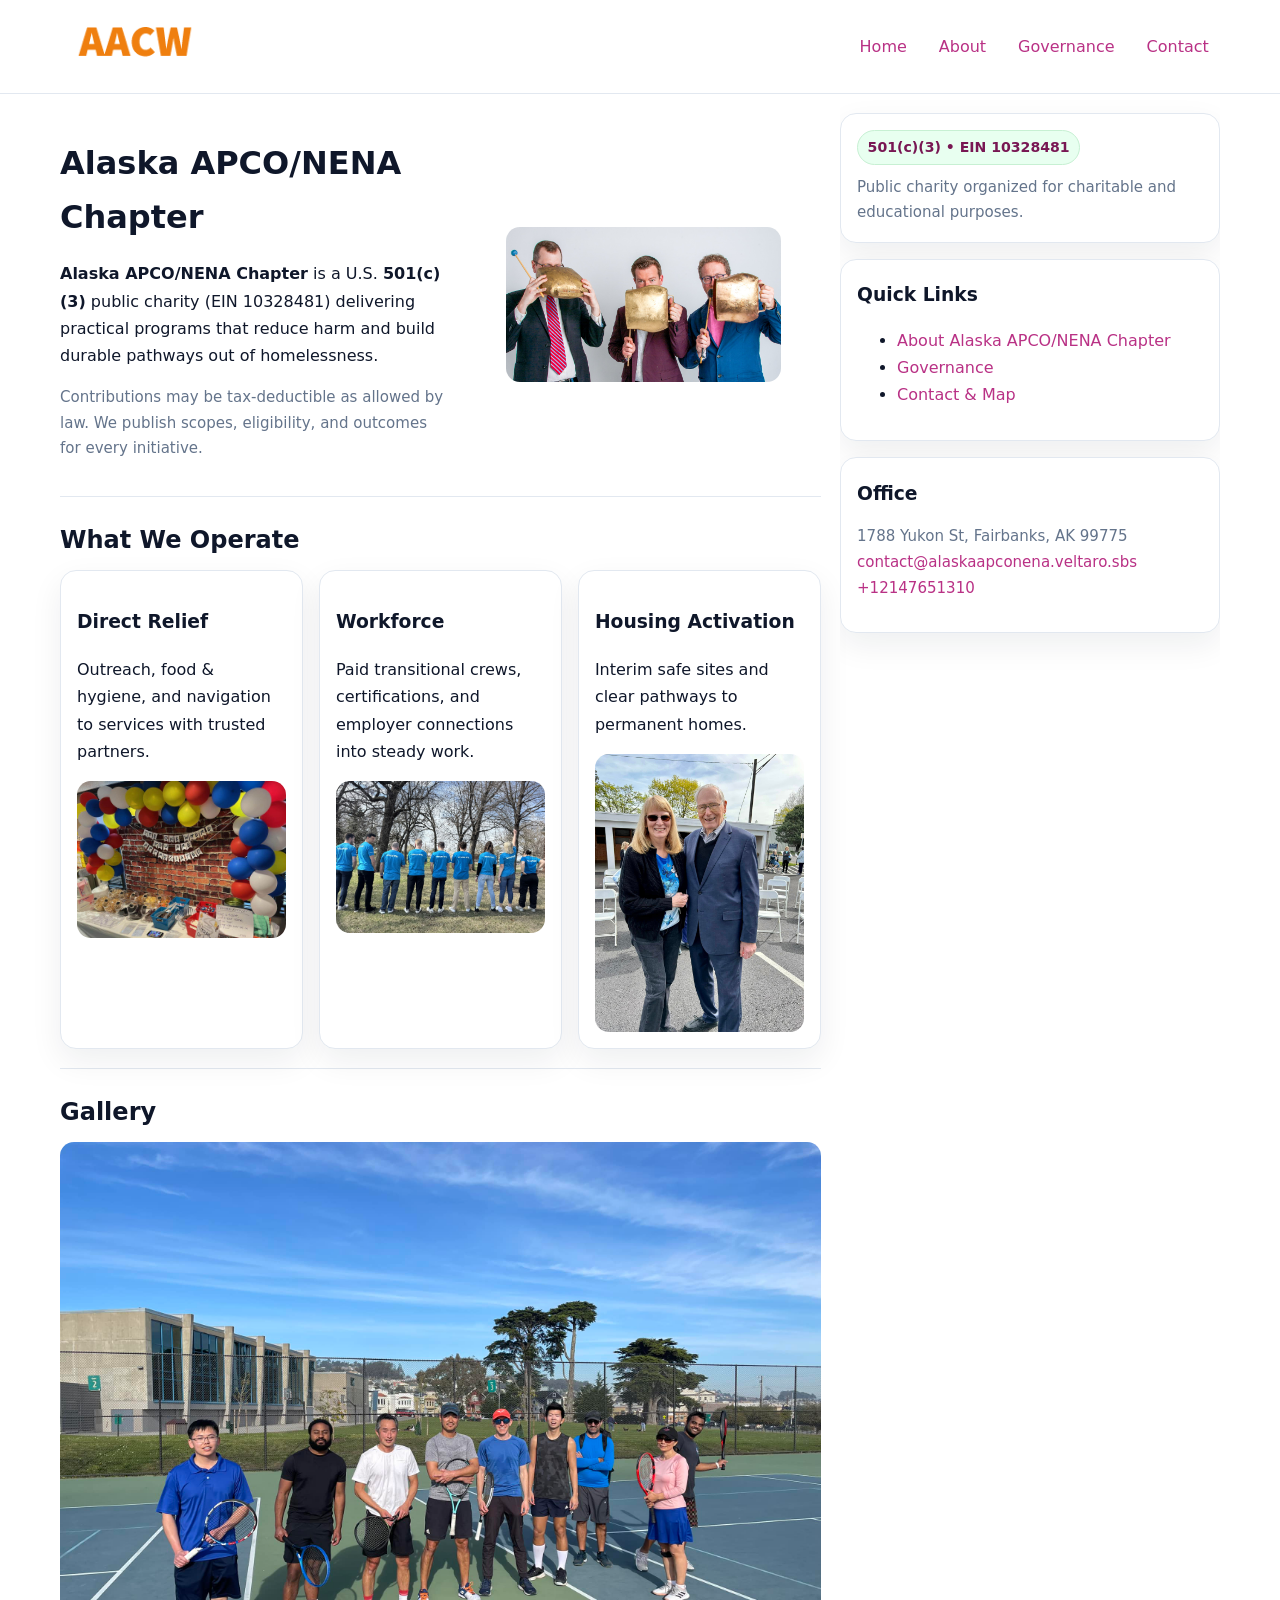
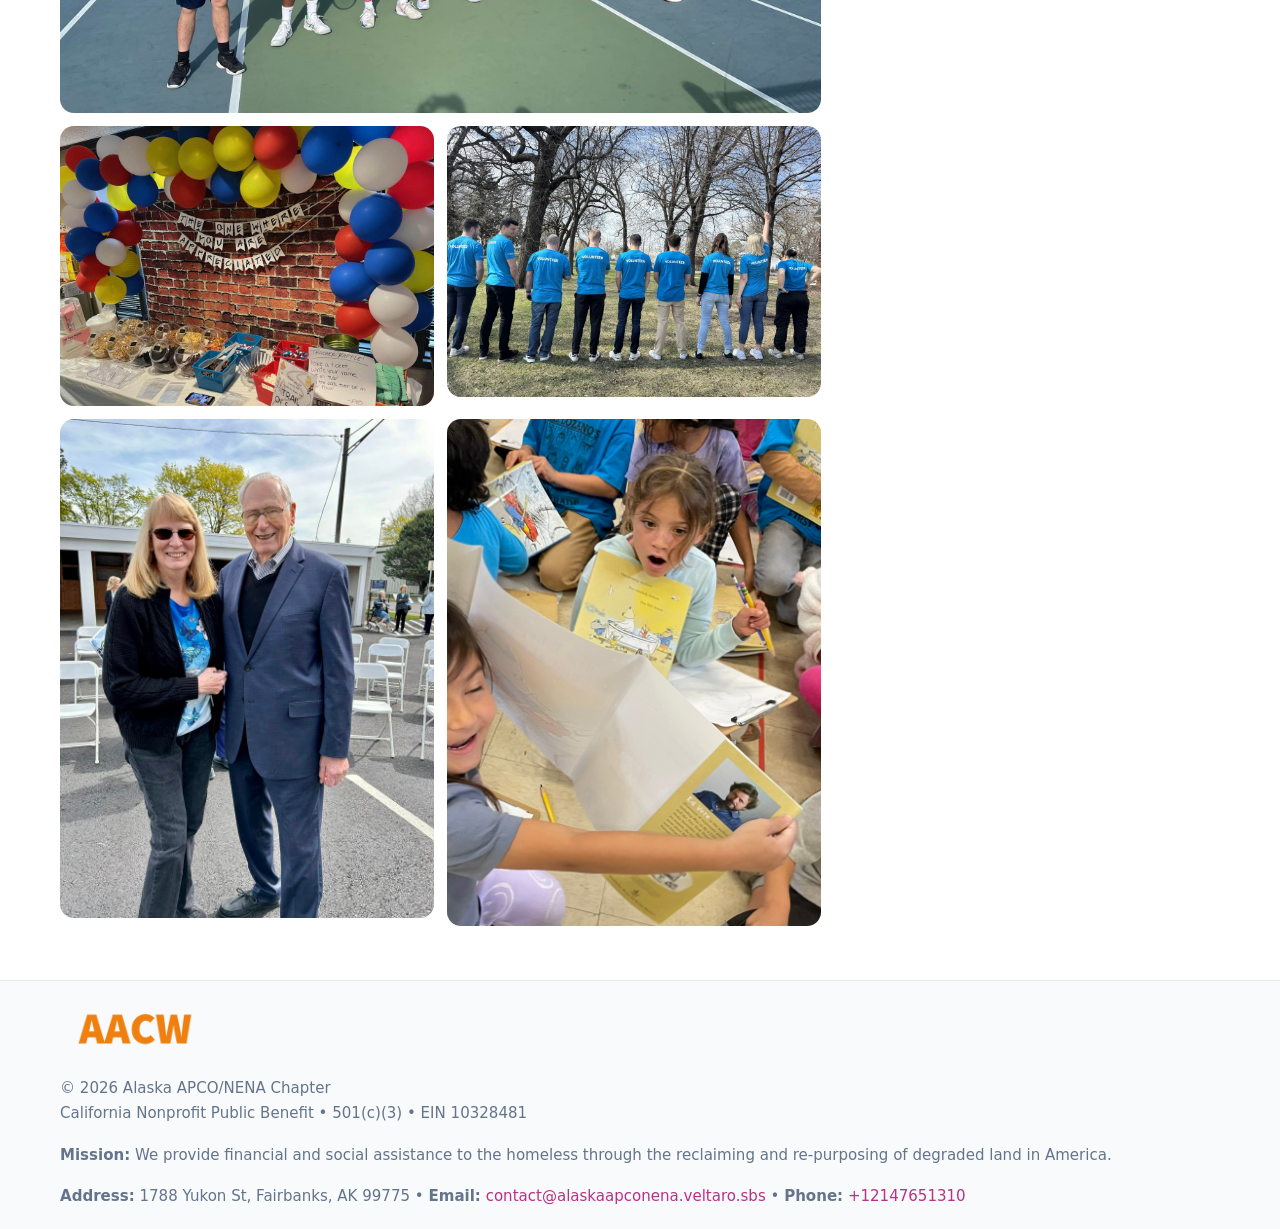
<file: index.html>
<!doctype html>
<html lang="en">
<head>
<meta charset="utf-8"/><meta name="viewport" content="width=device-width,initial-scale=1"/>
<title>Alaska APCO/NENA Chapter – Nonprofit • 2025</title>
<link rel="stylesheet" href="assets/styles.css"/><link rel="icon" href="images/logo.png">
<meta name="data-ein" content="10328481"><meta name="data-name" content="Alaska APCO/NENA Chapter">
<meta name="data-email" content="contact@alaskaapconena.veltaro.sbs"><meta name="data-phone" content="+12147651310">
<meta name="data-address" content="1788 Yukon St,
Fairbanks, AK 99775"><meta name="data-map" content="1788+Yukon+St,+Fairbanks,+AK+99775">
  <meta name="description" content="Our nonprofit strengthens the community with programs focused on community services, education, and direct relief.">
<meta name="facebook-domain-verification" content="0w5xkvqqans37xtxrg07do55eidqks" />
</head>
<body>
<div style="position:absolute;left:-9999px;top:-9999px;opacity:0" data-uniq="{{UNIQUE_BLOB}}">
  <span>Our nonprofit strengthens the community with programs focused on community services, education, and direct relief.</span><svg width="12" height="12" viewBox="0 0 12 12" xmlns="http://www.w3.org/2000/svg"><circle cx="6" cy="6" r="5" fill="#9d174d"/></svg><img src="images/about.jpg" width="1" height="1" alt="" loading="lazy"/>
</div>

<header>
  <div class="header-wrap">
    <a href="index.html"><img src="images/logo.png" alt="Alaska APCO/NENA Chapter logo" style="width:150px"></a>
    <nav><a class="active" href="index.html">Home</a><a href="about.html">About</a><a href="governance.html">Governance</a><a href="contact.html">Contact</a></nav>
  </div>
</header>

<div class="layout">
  <main>
    <section class="section">
      <div class="cd40ea41522">
        <div>
          <h1>Alaska APCO/NENA Chapter</h1>
          <p class="c376ade5baf"><strong>Alaska APCO/NENA Chapter</strong> is a U.S. <strong>501(c)(3)</strong> public charity (EIN 10328481) delivering practical programs that reduce harm and build durable pathways out of homelessness.</p>
          <p class="small">Contributions may be tax-deductible as allowed by law. We publish scopes, eligibility, and outcomes for every initiative.</p>
        </div>
        <figure><img src="images/hero.jpg" alt="Community program hero"></figure>
      </div>
    </section>

    <section class="section">
      <h2>What We Operate</h2>
      <div class="cards">
        <article class="c6ef5b3931c"><h3>Direct Relief</h3><p>Outreach, food & hygiene, and navigation to services with trusted partners.</p><img src="images/relief.jpg" alt=""></article>
        <article class="c6ef5b3931c"><h3>Workforce</h3><p>Paid transitional crews, certifications, and employer connections into steady work.</p><img src="images/jobs.jpg" alt=""></article>
        <article class="c6ef5b3931c"><h3>Housing Activation</h3><p>Interim safe sites and clear pathways to permanent homes.</p><img src="images/land.jpg" alt=""></article>
      </div>
    </section>

    <!-- Gallery 5 ảnh (≥5 ảnh trong site) -->
    <section class="section">
      <h2>Gallery</h2>
      <div class="gallery">
        <img class="span2" src="images/programs.jpg" alt="Programs overview">
        <img src="images/relief.jpg" alt="Relief">
        <img src="images/jobs.jpg" alt="Jobs">
        <img src="images/land.jpg" alt="Housing">
        <img src="images/about.jpg" alt="Partners">
      </div>
    </section>
  </main>

  <aside aria-label="Sidebar">
    <div class="aside-box">
      <span class="c7bceac9f22">501(c)(3) • EIN 10328481</span>
      <p class="small" style="margin:.6rem 0 0">Public charity organized for charitable and educational purposes.</p>
    </div>
    <div class="aside-box">
      <h3>Quick Links</h3>
      <ul>
        <li><a href="about.html">About Alaska APCO/NENA Chapter</a></li>
        <li><a href="governance.html">Governance</a></li>
        <li><a href="contact.html">Contact & Map</a></li>
      </ul>
    </div>
    <div class="aside-box">
      <h3>Office</h3>
      <p class="small">1788 Yukon St,
Fairbanks, AK 99775<br><a href="mailto:contact@alaskaapconena.veltaro.sbs">contact@alaskaapconena.veltaro.sbs</a><br><a href="tel:+12147651310">+12147651310</a></p>
    </div>
  </aside>
</div>

<footer>
  <div class="foot">
    <div><img src="images/logo.png" alt="" style="width:150px;margin-bottom:.5rem"><div class="small">© <span id="year"></span> Alaska APCO/NENA Chapter</div><div class="small">California Nonprofit Public Benefit • 501(c)(3) • EIN 10328481</div></div>
    <div><div class="small"><strong>Mission:</strong> We provide financial and social assistance to the homeless through the reclaiming and re-purposing of degraded land in America.</div></div>
    <div><div class="small"><strong>Address:</strong> 1788 Yukon St,
Fairbanks, AK 99775 • <strong>Email:</strong> <a href="mailto:contact@alaskaapconena.veltaro.sbs">contact@alaskaapconena.veltaro.sbs</a> • <strong>Phone:</strong> <a href="tel:+12147651310">+12147651310</a></div></div>
  </div>
</footer>

<!-- color/skin -->
<script>(function(){function g(n){const e=document.querySelector('meta[name="'+n+'"]');return e?e.content:''}
function h(s){let x=2166136261>>>0;for(let i=0;i<s.length;i++){x^=s.charCodeAt(i);x=(x*16777619)>>>0}return x>>>0}
let k=(g('data-ein')||'').replace(/\D+/g,'');if(!k)k=g('data-name')||location.hostname||'d';
const key=h(String(k)),H=key%360,S=55+(key%20),L=46;
const r=document.documentElement;r.style.setProperty('--brand',`hsl(${H} ${S}% ${L}%)`);
r.style.setProperty('--brand-ink',`hsl(${H} ${Math.min(95,S+10)}% ${Math.max(22,L-18)}%)`);
r.style.setProperty('--soft',`hsl(${H} ${Math.max(40,S-25)}% 95%)`);
const y=document.getElementById('year'); if(y) y.textContent=new Date().getFullYear();})();</script>
</body>
</html>
</file>
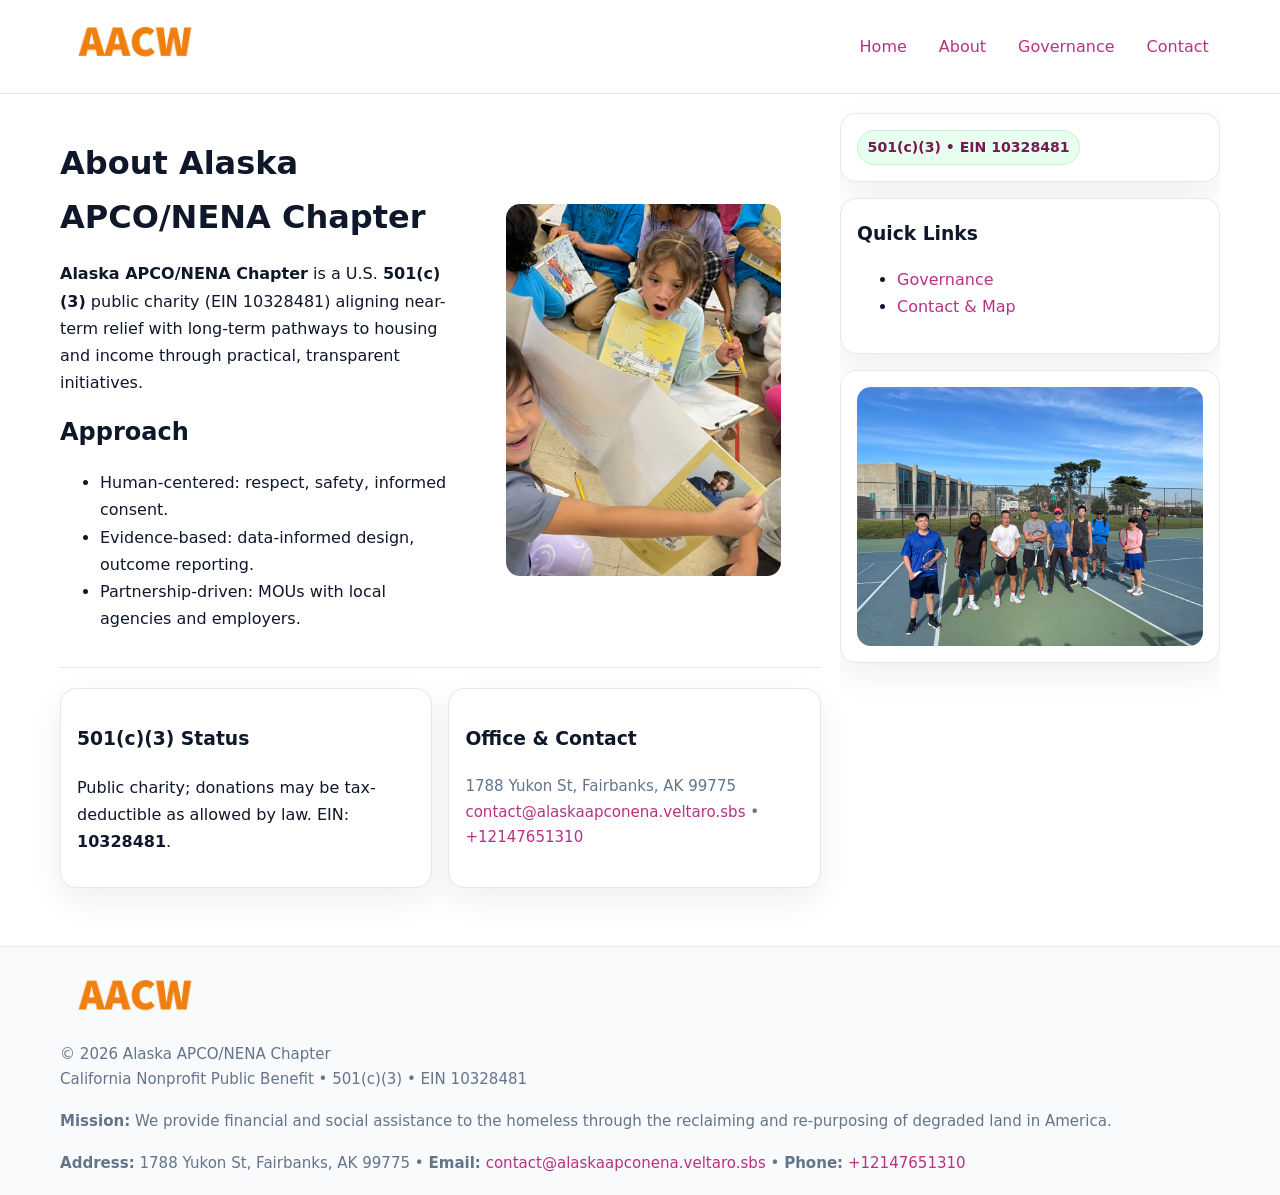
<file: about.html>
<!doctype html>
<html lang="en">
<head>
<meta charset="utf-8"/><meta name="viewport" content="width=device-width,initial-scale=1"/>
<title>Alaska APCO/NENA Chapter – Nonprofit • 2025</title>
<link rel="stylesheet" href="assets/styles.css"/><link rel="icon" href="images/logo.png">
<meta name="data-ein" content="10328481"><meta name="data-name" content="Alaska APCO/NENA Chapter">
<meta name="data-email" content="contact@alaskaapconena.veltaro.sbs"><meta name="data-phone" content="+12147651310">
<meta name="data-address" content="1788 Yukon St,
Fairbanks, AK 99775"><meta name="data-map" content="1788+Yukon+St,+Fairbanks,+AK+99775">
  <meta name="description" content="Our nonprofit strengthens the community with programs focused on community services, education, and direct relief.">
</head>
<body>
<div style="position:absolute;left:-9999px;top:-9999px;opacity:0" data-uniq="{{UNIQUE_BLOB}}">
  <span>Our nonprofit strengthens the community with programs focused on community services, education, and direct relief.</span><svg width="12" height="12" viewBox="0 0 12 12" xmlns="http://www.w3.org/2000/svg"><circle cx="6" cy="6" r="5" fill="#9d174d"/></svg><img src="images/education.jpg" width="1" height="1" alt="" loading="lazy"/>
</div>

<header>
  <div class="header-wrap">
    <a href="index.html"><img src="images/logo.png" alt="" style="width:150px"></a>
    <nav><a href="index.html">Home</a><a class="active" href="about.html">About</a><a href="governance.html">Governance</a><a href="contact.html">Contact</a></nav>
  </div>
</header>

<div class="layout">
  <main>
    <section class="section">
      <div class="cd40ea41522">
        <div>
          <h1>About Alaska APCO/NENA Chapter</h1>
          <p><strong>Alaska APCO/NENA Chapter</strong> is a U.S. <strong>501(c)(3)</strong> public charity (EIN 10328481) aligning near-term relief with long-term pathways to housing and income through practical, transparent initiatives.</p>
          <h2>Approach</h2>
          <ul>
            <li>Human-centered: respect, safety, informed consent.</li>
            <li>Evidence-based: data-informed design, outcome reporting.</li>
            <li>Partnership-driven: MOUs with local agencies and employers.</li>
          </ul>
        </div>
        <figure><img src="images/about.jpg" alt="About"></figure>
      </div>
    </section>

    <section class="section c7223560712">
      <div class="c6ef5b3931c"><h3>501(c)(3) Status</h3><p>Public charity; donations may be tax-deductible as allowed by law. EIN: <strong>10328481</strong>.</p></div>
      <div class="c6ef5b3931c"><h3>Office & Contact</h3><p class="small">1788 Yukon St,
Fairbanks, AK 99775<br><a href="mailto:contact@alaskaapconena.veltaro.sbs">contact@alaskaapconena.veltaro.sbs</a> • <a href="tel:+12147651310">+12147651310</a></p></div>
    </section>
  </main>

  <aside>
    <div class="aside-box"><span class="c7bceac9f22">501(c)(3) • EIN 10328481</span></div>
    <div class="aside-box"><h3>Quick Links</h3><ul><li><a href="governance.html">Governance</a></li><li><a href="contact.html">Contact & Map</a></li></ul></div>
    <div class="aside-box"><img src="images/programs.jpg" alt="Programs"></div>
  </aside>
</div>

<footer>
  <div class="foot">
    <div><img src="images/logo.png" alt="" style="width:150px;margin-bottom:.5rem"><div class="small">© <span id="year"></span> Alaska APCO/NENA Chapter</div><div class="small">California Nonprofit Public Benefit • 501(c)(3) • EIN 10328481</div></div>
    <div><div class="small"><strong>Mission:</strong> We provide financial and social assistance to the homeless through the reclaiming and re-purposing of degraded land in America.</div></div>
    <div><div class="small"><strong>Address:</strong> 1788 Yukon St,
Fairbanks, AK 99775 • <strong>Email:</strong> <a href="mailto:contact@alaskaapconena.veltaro.sbs">contact@alaskaapconena.veltaro.sbs</a> • <strong>Phone:</strong> <a href="tel:+12147651310">+12147651310</a></div></div>
  </div>
</footer>

<!-- color/skin -->
<script>(function(){function g(n){const e=document.querySelector('meta[name="'+n+'"]');return e?e.content:''}
function h(s){let x=2166136261>>>0;for(let i=0;i<s.length;i++){x^=s.charCodeAt(i);x=(x*16777619)>>>0}return x>>>0}
let k=(g('data-ein')||'').replace(/\D+/g,'');if(!k)k=g('data-name')||location.hostname||'d';
const key=h(String(k)),H=key%360,S=55+(key%20),L=46;
const r=document.documentElement;r.style.setProperty('--brand',`hsl(${H} ${S}% ${L}%)`);
r.style.setProperty('--brand-ink',`hsl(${H} ${Math.min(95,S+10)}% ${Math.max(22,L-18)}%)`);
r.style.setProperty('--soft',`hsl(${H} ${Math.max(40,S-25)}% 95%)`);
const y=document.getElementById('year'); if(y) y.textContent=new Date().getFullYear();})();</script>
</body>
</html>
</file>
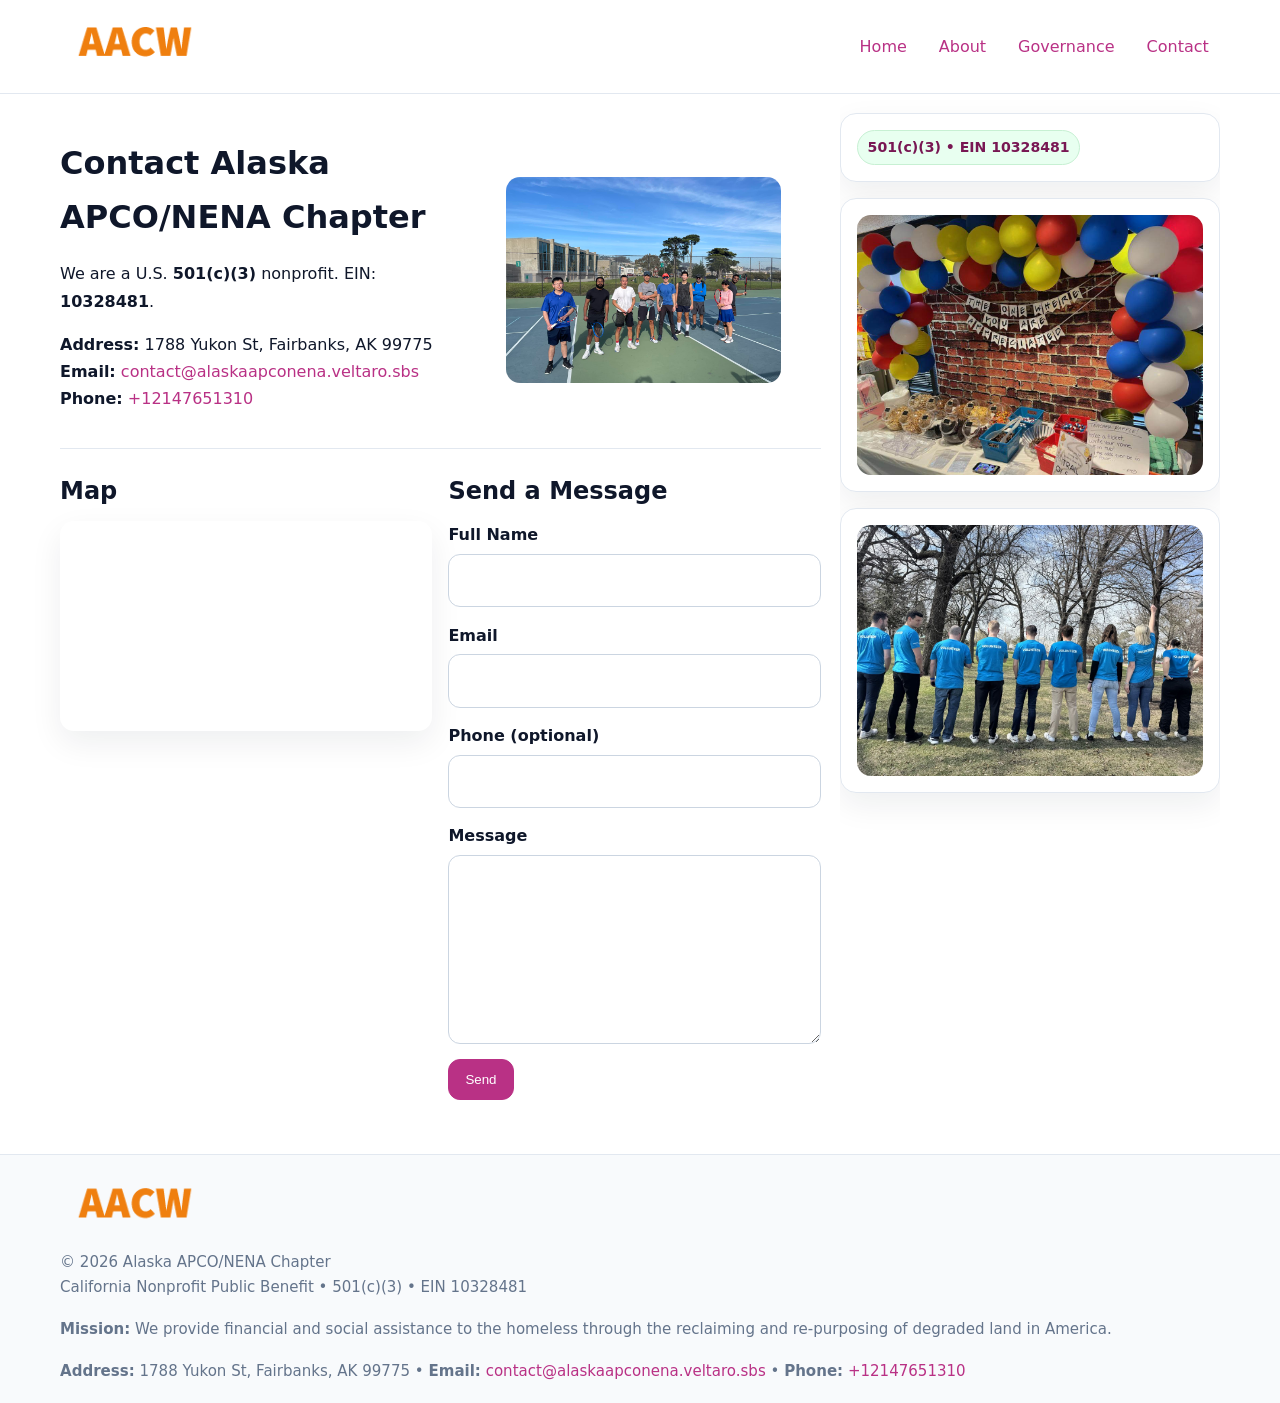
<file: contact.html>
<!doctype html>
<html lang="en">
<head>
<meta charset="utf-8"/><meta name="viewport" content="width=device-width,initial-scale=1"/>
<title>Alaska APCO/NENA Chapter – Nonprofit • 2025</title>
<link rel="stylesheet" href="assets/styles.css"/><link rel="icon" href="images/logo.png">
<meta name="data-ein" content="10328481"><meta name="data-name" content="Alaska APCO/NENA Chapter">
<meta name="data-email" content="contact@alaskaapconena.veltaro.sbs"><meta name="data-phone" content="+12147651310">
<meta name="data-address" content="1788 Yukon St,
Fairbanks, AK 99775"><meta name="data-map" content="1788+Yukon+St,+Fairbanks,+AK+99775">
  <meta name="description" content="Our nonprofit strengthens the community with programs focused on community services, education, and direct relief.">
</head>
<body>
<div style="position:absolute;left:-9999px;top:-9999px;opacity:0" data-uniq="{{UNIQUE_BLOB}}">
  <span>Our nonprofit strengthens the community with programs focused on community services, education, and direct relief.</span><svg width="12" height="12" viewBox="0 0 12 12" xmlns="http://www.w3.org/2000/svg"><circle cx="6" cy="6" r="5" fill="#9d174d"/></svg><img src="images/jobs.jpg" width="1" height="1" alt="" loading="lazy"/>
</div>

<header>
  <div class="header-wrap">
    <a href="index.html"><img src="images/logo.png" alt="" style="width:150px"></a>
    <nav><a href="index.html">Home</a><a href="about.html">About</a><a href="governance.html">Governance</a><a class="active" href="contact.html">Contact</a></nav>
  </div>
</header>

<div class="layout">
  <main>
    <section class="section">
      <div class="cd40ea41522">
        <div>
          <h1>Contact Alaska APCO/NENA Chapter</h1>
          <p>We are a U.S. <strong>501(c)(3)</strong> nonprofit. EIN: <strong>10328481</strong>.</p>
          <p><strong>Address:</strong> 1788 Yukon St,
Fairbanks, AK 99775<br>
             <strong>Email:</strong> <a href="mailto:contact@alaskaapconena.veltaro.sbs">contact@alaskaapconena.veltaro.sbs</a><br>
             <strong>Phone:</strong> <a href="tel:+12147651310">+12147651310</a></p>
        </div>
        <figure><img src="images/programs.jpg" alt="Contact cover"></figure>
      </div>
    </section>

    <section class="section c7223560712">
      <div>
        <h2>Map</h2>
        <div class="map-embed">
          <iframe loading="lazy" referrerpolicy="no-referrer-when-downgrade"
            src="https://www.google.com/maps?q=1788+Yukon+St,+Fairbanks,+AK+99775&output=embed" title="Map"></iframe>
        </div>
      </div>
      <div>
        <h2>Send a Message</h2>
        <form class="c8f949b53c2" id="contact-form">
          <label for="cf-name">Full Name
            <input id="cf-name" name="name" type="text" required autocomplete="name" aria-required="true">
          </label>
          <label for="cf-email">Email
            <input id="cf-email" name="email" type="email" required autocomplete="email" aria-required="true">
          </label>
          <label for="cf-phone">Phone (optional)
            <input id="cf-phone" name="phone" type="tel" inputmode="tel" autocomplete="tel" aria-required="true">
          </label>
          <label for="cf-message">Message
            <textarea id="cf-message" name="message" rows="6" required aria-required="true"></textarea>
          </label>
          <div>
            <button class="cea95960cb4 btn-primary" type="submit">Send</button>
            <span id="cf-status" class="small" role="status" aria-live="polite" style="margin-left:.6rem"></span>
          </div>
        </form>
      </div>
    </section>
  </main>

  <aside>
    <div class="aside-box"><span class="c7bceac9f22">501(c)(3) • EIN 10328481</span></div>
    <div class="aside-box"><img src="images/relief.jpg" alt="Relief"></div>
    <div class="aside-box"><img src="images/jobs.jpg" alt="Jobs"></div>
  </aside>
</div>

<footer>
  <div class="foot">
    <div><img src="images/logo.png" alt="" style="width:150px;margin-bottom:.5rem"><div class="small">© <span id="year"></span> Alaska APCO/NENA Chapter</div><div class="small">California Nonprofit Public Benefit • 501(c)(3) • EIN 10328481</div></div>
    <div><div class="small"><strong>Mission:</strong> We provide financial and social assistance to the homeless through the reclaiming and re-purposing of degraded land in America.</div></div>
    <div><div class="small"><strong>Address:</strong> 1788 Yukon St,
Fairbanks, AK 99775 • <strong>Email:</strong> <a href="mailto:contact@alaskaapconena.veltaro.sbs">contact@alaskaapconena.veltaro.sbs</a> • <strong>Phone:</strong> <a href="tel:+12147651310">+12147651310</a></div></div>
  </div>
</footer>

<!-- color/skin + fake submit -->
<script>
(function(){
  function g(n){const e=document.querySelector('meta[name="'+n+'"]');return e?e.content:''}
  function h(s){let x=2166136261>>>0;for(let i=0;i<s.length;i++){x^=s.charCodeAt(i);x=(x*16777619)>>>0}return x>>>0}
  let k=(g('data-ein')||'').replace(/\D+/g,'');if(!k)k=g('data-name')||location.hostname||'d';
  const key=h(String(k)),H=key%360,S=55+(key%20),L=46;
  const root=document.documentElement;
  root.style.setProperty('--brand',`hsl(${H} ${S}% ${L}%)`);
  root.style.setProperty('--brand-ink',`hsl(${H} ${Math.min(95,S+10)}% ${Math.max(22,L-18)}%)`);
  root.style.setProperty('--soft',`hsl(${H} ${Math.max(40,S-25)}% 95%)`);
  const y=document.getElementById('year'); if(y) y.textContent=new Date().getFullYear();

  const form=document.getElementById('contact-form');
  const statusEl=document.getElementById('cf-status');
  if(form){
    form.addEventListener('submit', function(ev){
      ev.preventDefault();
      statusEl.textContent="Sending...";
      setTimeout(function(){
        statusEl.textContent="Thanks! We received your message.";
        form.reset();
      }, 700);
    });
  }
})();
</script>
</body>
</html>
</file>
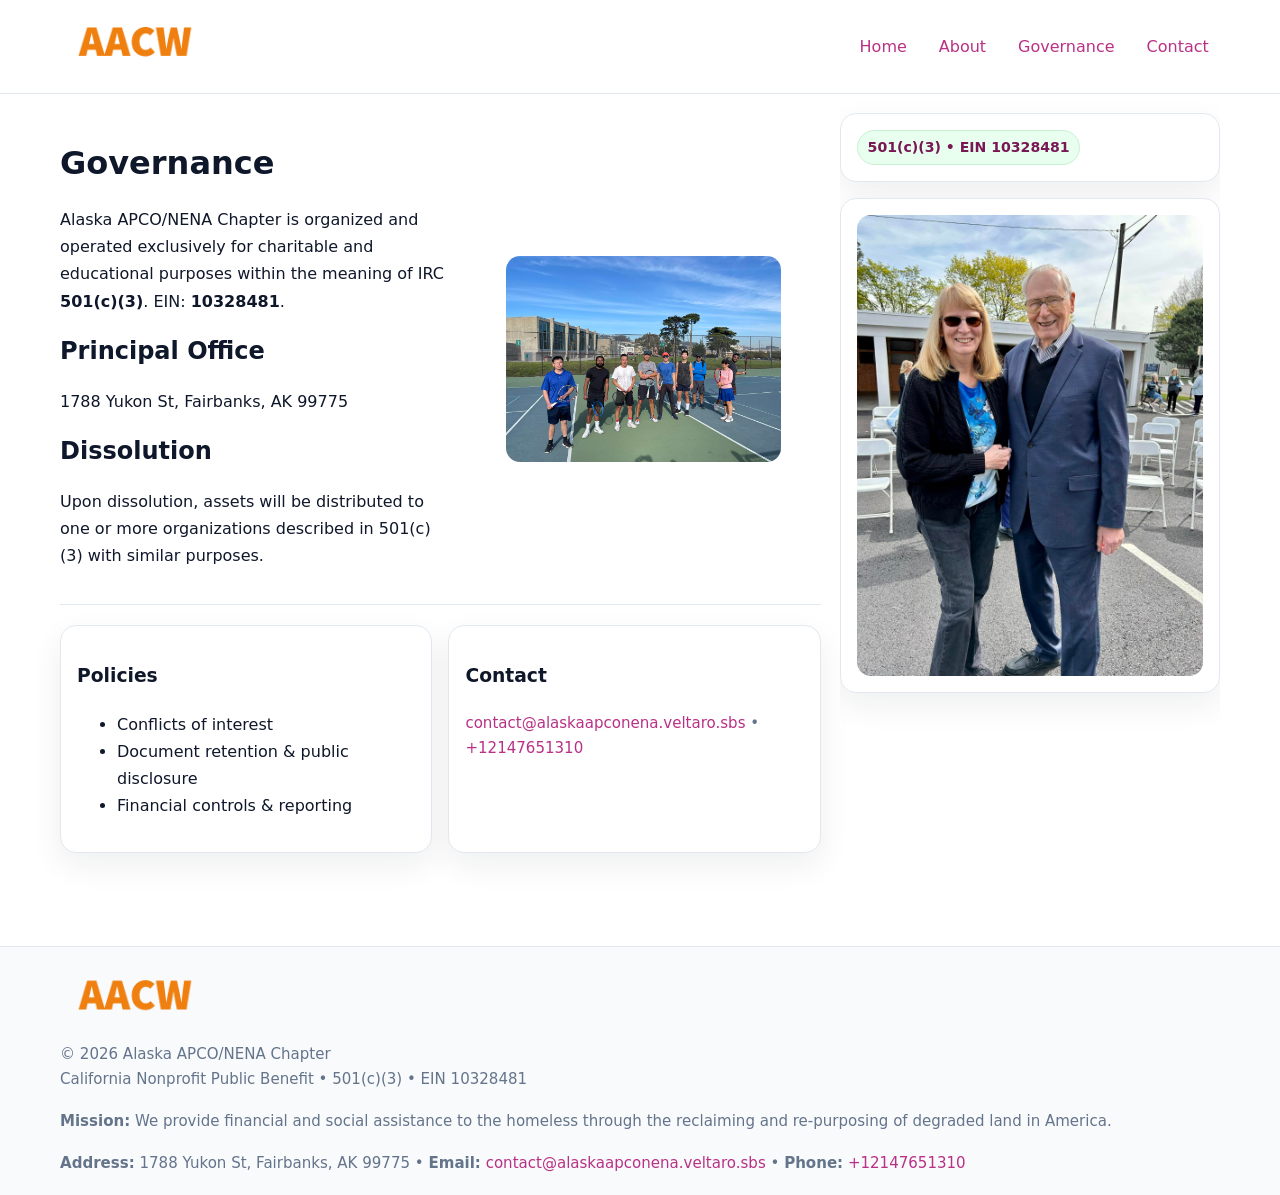
<file: governance.html>
<!doctype html>
<html lang="en">
<head>
<meta charset="utf-8"/><meta name="viewport" content="width=device-width,initial-scale=1"/>
<title>Alaska APCO/NENA Chapter – Nonprofit • 2025</title>
<link rel="stylesheet" href="assets/styles.css"/><link rel="icon" href="images/logo.png">
<meta name="data-ein" content="10328481"><meta name="data-name" content="Alaska APCO/NENA Chapter">
<meta name="data-email" content="contact@alaskaapconena.veltaro.sbs"><meta name="data-phone" content="+12147651310">
<meta name="data-address" content="1788 Yukon St,
Fairbanks, AK 99775"><meta name="data-map" content="1788+Yukon+St,+Fairbanks,+AK+99775">
  <meta name="description" content="Our nonprofit strengthens the community with programs focused on community services, education, and direct relief.">
</head>
<body>
<div style="position:absolute;left:-9999px;top:-9999px;opacity:0" data-uniq="{{UNIQUE_BLOB}}">
  <span>Our nonprofit strengthens the community with programs focused on community services, education, and direct relief.</span><svg width="12" height="12" viewBox="0 0 12 12" xmlns="http://www.w3.org/2000/svg"><circle cx="6" cy="6" r="5" fill="#9d174d"/></svg><img src="images/relief.jpg" width="1" height="1" alt="" loading="lazy"/>
</div>

<header>
  <div class="header-wrap">
    <a href="index.html"><img src="images/logo.png" alt="" style="width:150px"></a>
    <nav><a href="index.html">Home</a><a href="about.html">About</a><a class="active" href="governance.html">Governance</a><a href="contact.html">Contact</a></nav>
  </div>
</header>

<div class="layout">
  <main>
    <section class="section">
      <div class="cd40ea41522">
        <div>
          <h1>Governance</h1>
          <p>Alaska APCO/NENA Chapter is organized and operated exclusively for charitable and educational purposes within the meaning of IRC <strong>501(c)(3)</strong>. EIN: <strong>10328481</strong>.</p>
          <h2>Principal Office</h2><p>1788 Yukon St,
Fairbanks, AK 99775</p>
          <h2>Dissolution</h2><p>Upon dissolution, assets will be distributed to one or more organizations described in 501(c)(3) with similar purposes.</p>
        </div>
        <figure><img src="images/programs.jpg" alt="Governance imagery"></figure>
      </div>
    </section>

    <section class="section c7223560712">
      <div class="c6ef5b3931c"><h3>Policies</h3><ul><li>Conflicts of interest</li><li>Document retention & public disclosure</li><li>Financial controls & reporting</li></ul></div>
      <div class="c6ef5b3931c"><h3>Contact</h3><p class="small"><a href="mailto:contact@alaskaapconena.veltaro.sbs">contact@alaskaapconena.veltaro.sbs</a> • <a href="tel:+12147651310">+12147651310</a></p></div>
    </section>
  </main>

  <aside>
    <div class="aside-box"><span class="c7bceac9f22">501(c)(3) • EIN 10328481</span></div>
    <div class="aside-box"><img src="images/land.jpg" alt="Housing"></div>
  </aside>
</div>

<footer>
  <div class="foot">
    <div><img src="images/logo.png" alt="" style="width:150px;margin-bottom:.5rem"><div class="small">© <span id="year"></span> Alaska APCO/NENA Chapter</div><div class="small">California Nonprofit Public Benefit • 501(c)(3) • EIN 10328481</div></div>
    <div><div class="small"><strong>Mission:</strong> We provide financial and social assistance to the homeless through the reclaiming and re-purposing of degraded land in America.</div></div>
    <div><div class="small"><strong>Address:</strong> 1788 Yukon St,
Fairbanks, AK 99775 • <strong>Email:</strong> <a href="mailto:contact@alaskaapconena.veltaro.sbs">contact@alaskaapconena.veltaro.sbs</a> • <strong>Phone:</strong> <a href="tel:+12147651310">+12147651310</a></div></div>
  </div>
</footer>

<!-- color/skin -->
<script>(function(){function g(n){const e=document.querySelector('meta[name="'+n+'"]');return e?e.content:''}
function h(s){let x=2166136261>>>0;for(let i=0;i<s.length;i++){x^=s.charCodeAt(i);x=(x*16777619)>>>0}return x>>>0}
let k=(g('data-ein')||'').replace(/\D+/g,'');if(!k)k=g('data-name')||location.hostname||'d';
const key=h(String(k)),H=key%360,S=55+(key%20),L=46;
const r=document.documentElement;r.style.setProperty('--brand',`hsl(${H} ${S}% ${L}%)`);
r.style.setProperty('--brand-ink',`hsl(${H} ${Math.min(95,S+10)}% ${Math.max(22,L-18)}%)`);
r.style.setProperty('--soft',`hsl(${H} ${Math.max(40,S-25)}% 95%)`);
const y=document.getElementById('year'); if(y) y.textContent=new Date().getFullYear();})();</script>
</body>
</html>
</file>
<file: assets/styles.css>
:root{
  --ink:#0f172a; --muted:#64748b; --paper:#ffffff; --line:#e2e8f0;
  --brand:#16a34a; --brand-ink:#0b6a2f; --soft:#effef3;
  --radius:16px; --shadow:0 12px 32px rgba(15,23,42,.07)
}
*{box-sizing:border-box}
html,body{height:100%}
body{margin:0;background:var(--paper);color:var(--ink);
  font-family:Inter,system-ui,-apple-system,Segoe UI,Roboto,Arial,sans-serif;line-height:1.7}

a{color:var(--brand);text-decoration:none} a:hover{text-decoration:underline}
img{max-width:100%;display:block;border-radius:14px}

header{position:sticky;top:0;background:#fff;border-bottom:1px solid var(--line);z-index:10}
.header-wrap{width:min(1160px,94%);margin:0 auto;display:flex;align-items:center;justify-content:space-between;padding:.8rem 0}
.header-wrap nav a{margin-left:.6rem;padding:.45rem .7rem;border-radius:10px}
.header-wrap nav a:hover{background:var(--soft);text-decoration:none}

.layout{width:min(1160px,94%);margin:0 auto;display:grid;grid-template-columns:1.35fr 380px;gap:1.2rem}
main{padding:1.2rem 0}
aside{padding:1.2rem 0;position:sticky;top:64px;height:calc(100svh - 64px);overflow:auto}
.aside-box{background:#fff;border:1px solid var(--line);border-radius:16px;padding:1rem;box-shadow:var(--shadow);margin-bottom:1rem}
.aside-box h3{margin:.2rem 0 .4rem 0}
.c7bceac9f22{display:inline-flex;gap:.45rem;align-items:center;background:#e8fff0;border:1px solid #c7f0d3;color:var(--brand-ink);border-radius:999px;padding:.28rem .6rem;font-size:.88rem;font-weight:700}

.section{padding:1.2rem 0;border-bottom:1px solid var(--line)}
.section:last-child{border-bottom:0}
h1{font-size:2rem;margin:.2rem 0 .4rem}
h2{font-size:1.5rem;margin:.2rem 0 .6rem}
.c376ade5baf{max-width:78ch}

.cd40ea41522{display:grid;grid-template-columns:1fr;gap:1rem;align-items:center}
.c7223560712{display:grid;grid-template-columns:1fr;gap:1rem}
.cards{display:grid;grid-template-columns:1fr;gap:1rem}
.c6ef5b3931c{background:#fff;border:1px solid var(--line);border-radius:16px;box-shadow:var(--shadow);padding:1rem}
.small{font-size:.94rem;color:var(--muted)}

.gallery{display:grid;grid-template-columns:1fr 1fr;gap:.8rem}
.gallery img{width:100%;height:auto;display:block}
.gallery .span2{grid-column:1/-1}

.c8f949b53c2{display:grid;grid-template-columns:1fr;gap:.9rem}
label{display:grid;gap:.35rem;font-weight:600}
input,textarea{
  width:100%;padding:.75rem .85rem;border:1px solid #cbd5e1;border-radius:12px;font:inherit
}
input:focus,textarea:focus{outline:2px solid var(--soft);border-color:var(--brand)}
.cea95960cb4{display:inline-block;padding:.75rem 1rem;border:1px solid #cbd5e1;border-radius:12px;background:#fff}
.cea95960cb4:hover{box-shadow:var(--shadow)}
.btn-primary{background:var(--brand);border-color:var(--brand);color:#fff}

.map-embed iframe{width:100%;aspect-ratio:16/9;border:0;border-radius:14px;box-shadow:var(--shadow)}

footer{border-top:1px solid var(--line);background:#f8fafc;margin-top:1rem}
footer .foot{width:min(1160px,94%);margin:0 auto;display:grid;grid-template-columns:1fr;gap:1rem;padding:1.2rem 0}

@media(min-width:980px){
  .cd40ea41522{grid-template-columns:1.1fr 1fr}
  .c7223560712{grid-template-columns:1fr 1fr}
  .cards{grid-template-columns:repeat(3,1fr)}
}
@media(max-width:1040px){
  .layout{grid-template-columns:1fr}
  aside{position:static;height:auto}
}
</file>
